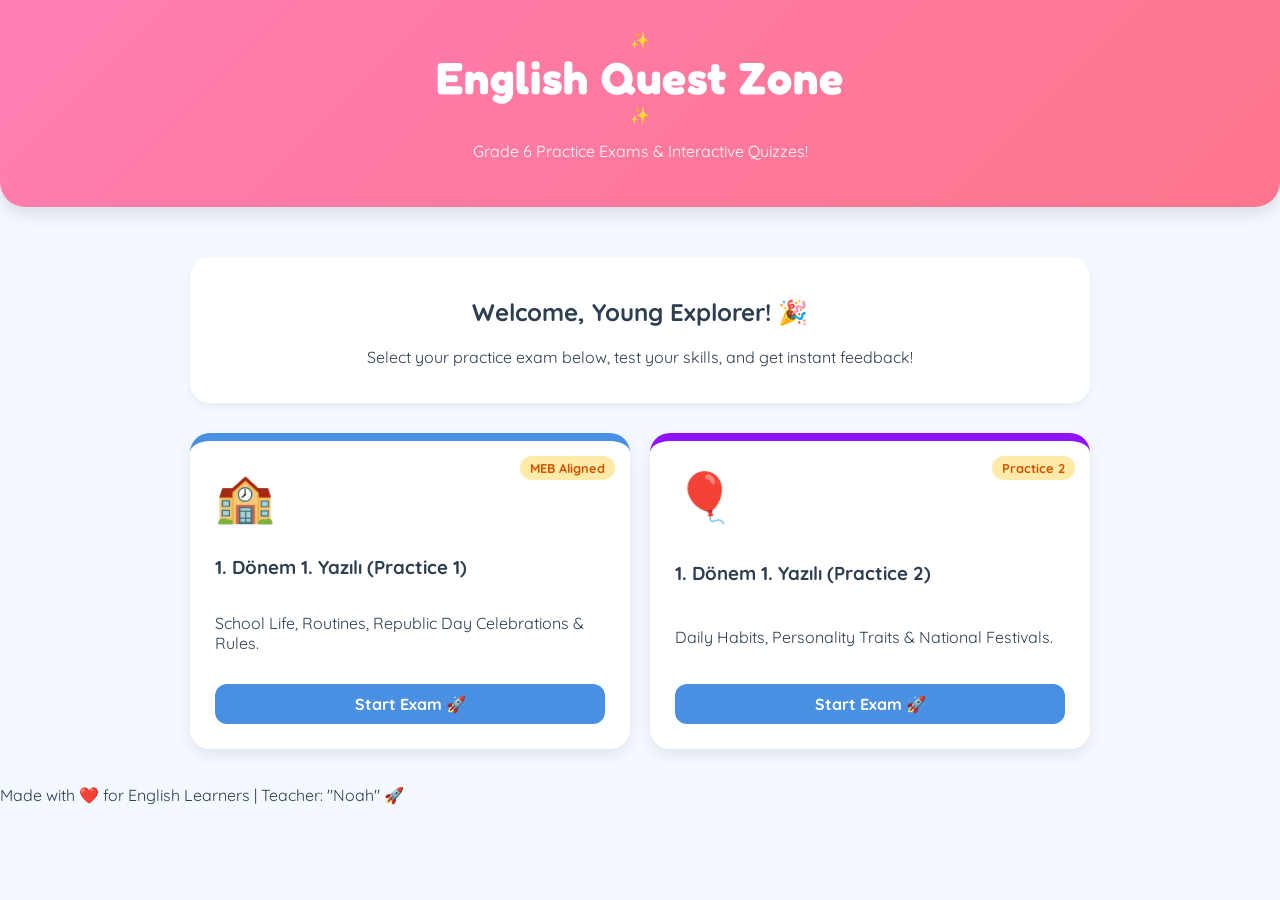
<file: index.html>
<!DOCTYPE html>
<html lang="en">
<head>
  <meta charset="UTF-8">
  <meta name="viewport" content="width=device-width, initial-scale=1.0">
  <title>🌟 Fun English Practice Zone 🌟</title>
  <link rel="stylesheet" href="CSS/core.css">
  <link href="https://fonts.googleapis.com/css2?family=Fredoka+One&family=Quicksand:wght@500;700&display=swap" rel="stylesheet">
</head>
<body class="index-page">
  <header class="main-header">
    <div class="logo-container">
      <span class="star-icon">✨</span>
      <h1>English Quest Zone</h1>
      <span class="star-icon">✨</span>
    </div>
    <p class="subtitle">Grade 6 Practice Exams & Interactive Quizzes!</p>
  </header>

  <main class="container">
    <section class="welcome-card">
      <h2>Welcome, Young Explorer! 🎉</h2>
      <p>Select your practice exam below, test your skills, and get instant feedback!</p>
    </section>

    <div class="exam-grid">
      <a href="Pages/exam1.html" class="exam-card card-blue">
        <div class="badge">MEB Aligned</div>
        <div class="card-icon">🏫</div>
        <h3>1. Dönem 1. Yazılı (Practice 1)</h3>
        <p>School Life, Routines, Republic Day Celebrations & Rules.</p>
        <span class="btn-start">Start Exam 🚀</span>
      </a>

      <a href="Pages/exam2.html" class="exam-card card-purple">
        <div class="badge">Practice 2</div>
        <div class="card-icon">🎈</div>
        <h3>1. Dönem 1. Yazılı (Practice 2)</h3>
        <p>Daily Habits, Personality Traits & National Festivals.</p>
        <span class="btn-start">Start Exam 🚀</span>
      </a>
    </div>
  </main>

  <footer>
    <p>Made with ❤️ for English Learners | Teacher: "Noah" 🚀</p>
  </footer>
</body>
</html>
</file>
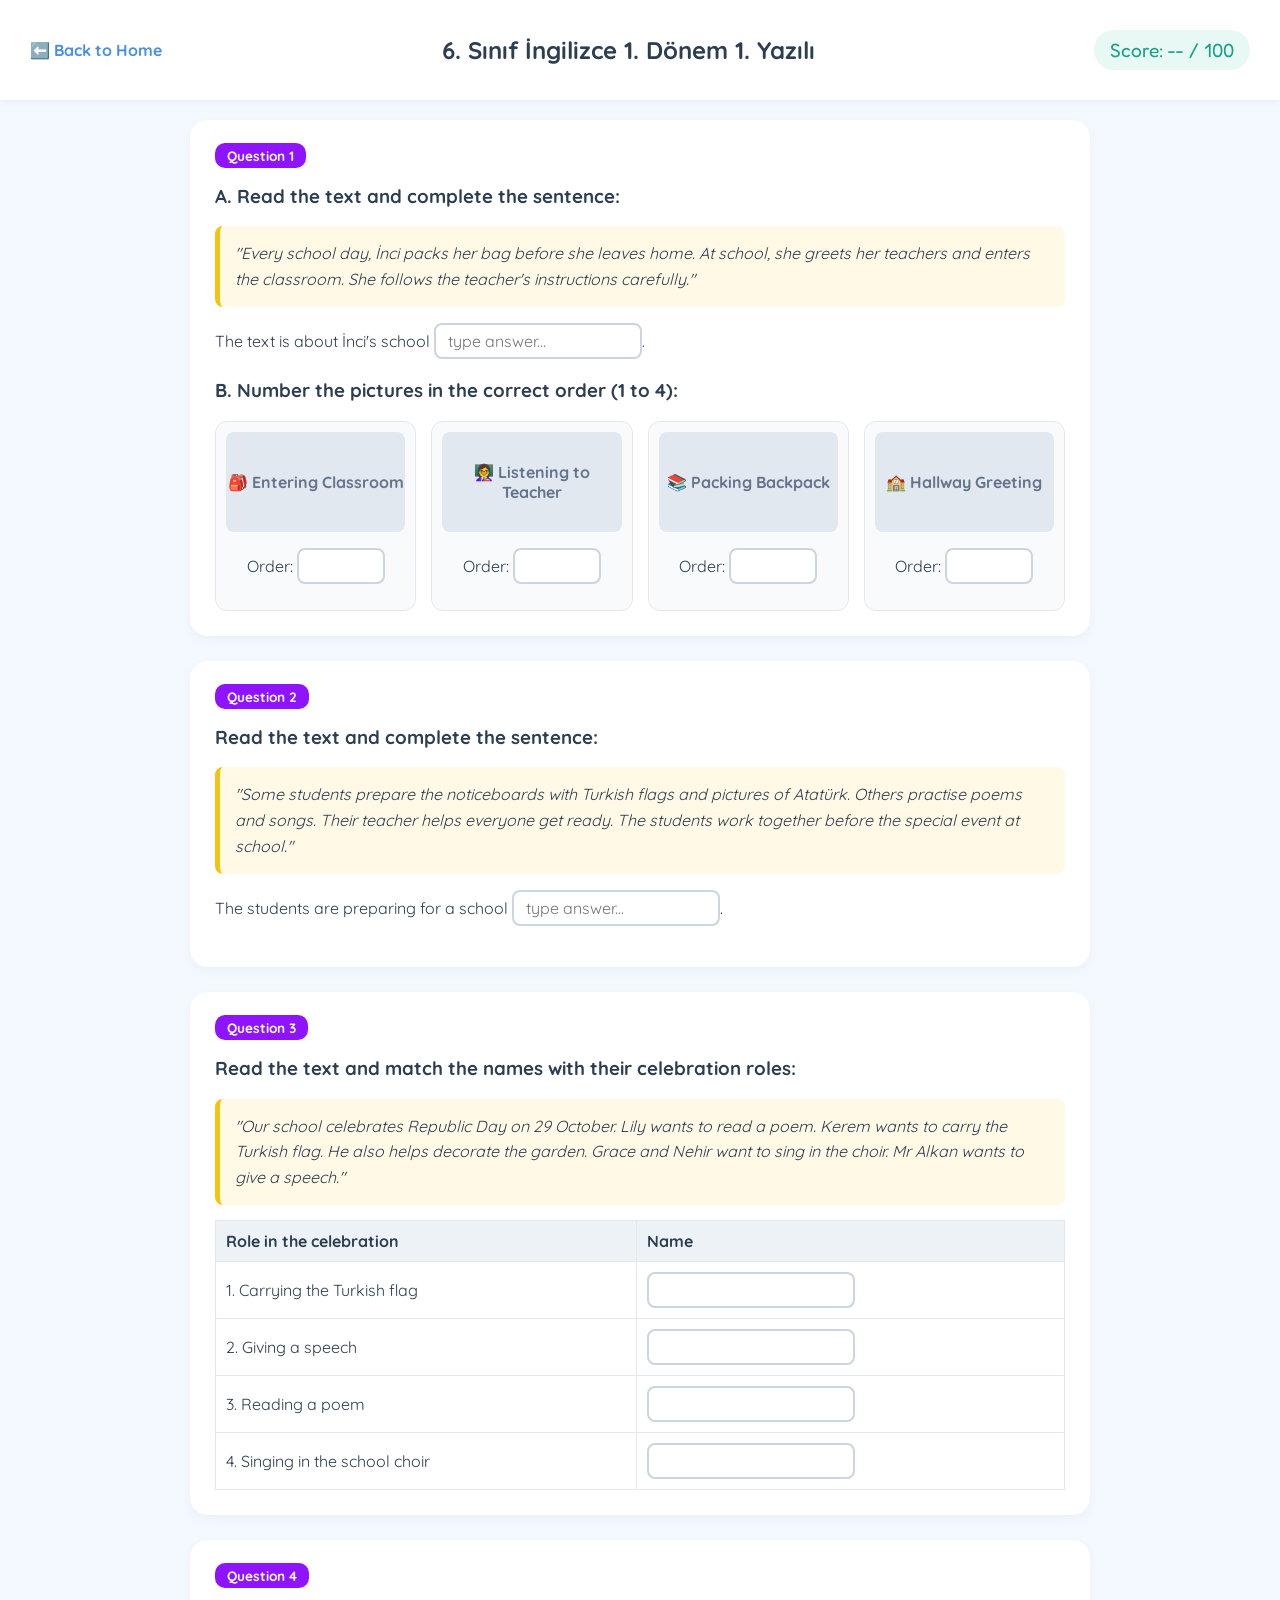
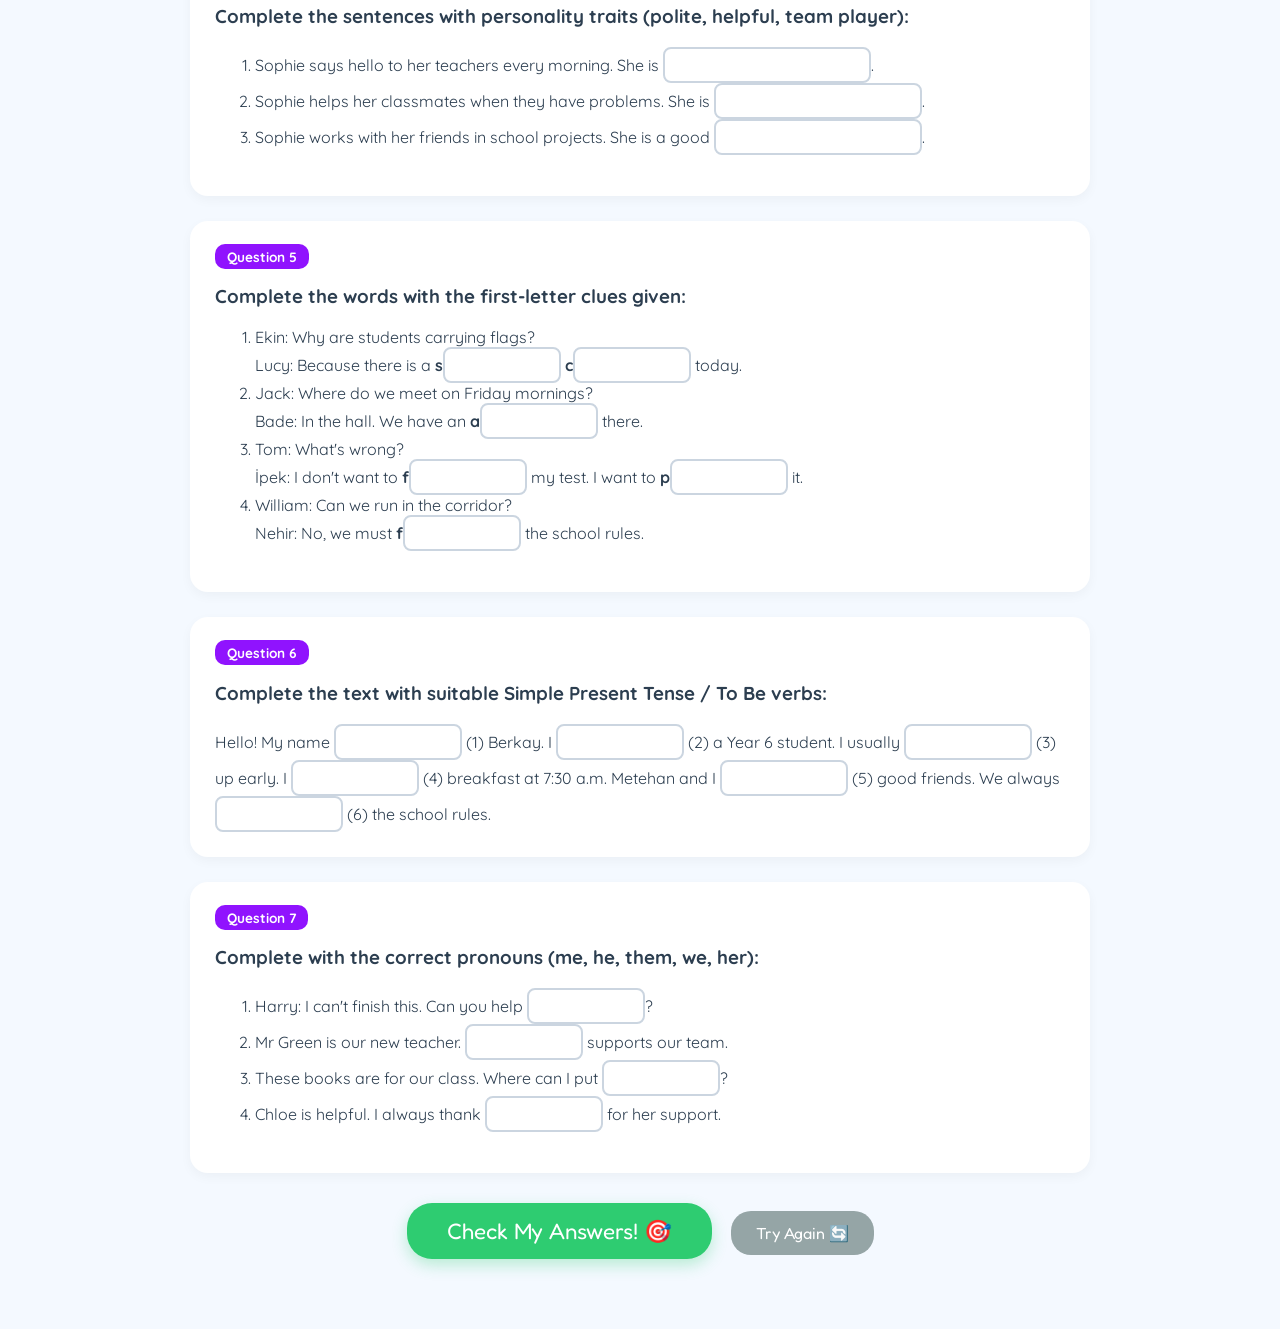
<file: Pages/exam1.html>
<!DOCTYPE html>
<html lang="en">
<head>
  <meta charset="UTF-8">
  <meta name="viewport" content="width=device-width, initial-scale=1.0">
  <title>6. Sınıf İngilizce - 1. Dönem 1. Yazılı (Exam 1)</title>
  <link rel="stylesheet" href="../CSS/core.css">
  <link href="https://fonts.googleapis.com/css2?family=Fredoka+One&family=Quicksand:wght@500;700&display=swap" rel="stylesheet">
</head>
<body class="exam-page" data-exam="exam1">

  <nav class="top-nav">
    <a href="../index.html" class="back-btn">⬅️ Back to Home</a>
    <h2>6. Sınıf İngilizce 1. Dönem 1. Yazılı</h2>
    <div class="score-badge" id="score-display">Score: -- / 100</div>
  </nav>

  <main class="container">

    <!-- Section 1 -->
    <section class="question-block" id="q1">
      <span class="q-number">Question 1</span>
      <h3>A. Read the text and complete the sentence:</h3>
      <div class="reading-box">
        "Every school day, İnci packs her bag before she leaves home. At school, she greets her teachers and enters the classroom. She follows the teacher's instructions carefully."
      </div>
      <p class="question-text">The text is about İnci's school <input type="text" data-key="q1_a" class="fill-input" placeholder="type answer...">.</p>

      <h3>B. Number the pictures in the correct order (1 to 4):</h3>
      <div class="image-grid-4">
        <div class="img-card">
          <div class="placeholder-image">🎒 Entering Classroom</div>
          <p>Order: <input type="number" min="1" max="4" data-key="q1_b_img1" class="num-input"></p>
        </div>
        <div class="img-card">
          <div class="placeholder-image">👩‍🏫 Listening to Teacher</div>
          <p>Order: <input type="number" min="1" max="4" data-key="q1_b_img2" class="num-input"></p>
        </div>
        <div class="img-card">
          <div class="placeholder-image">📚 Packing Backpack</div>
          <p>Order: <input type="number" min="1" max="4" data-key="q1_b_img3" class="num-input"></p>
        </div>
        <div class="img-card">
          <div class="placeholder-image">🏫 Hallway Greeting</div>
          <p>Order: <input type="number" min="1" max="4" data-key="q1_b_img4" class="num-input"></p>
        </div>
      </div>
    </section>

    <!-- Section 2 -->
    <section class="question-block" id="q2">
      <span class="q-number">Question 2</span>
      <h3>Read the text and complete the sentence:</h3>
      <div class="reading-box">
        "Some students prepare the noticeboards with Turkish flags and pictures of Atatürk. Others practise poems and songs. Their teacher helps everyone get ready. The students work together before the special event at school."
      </div>
      <p class="question-text">The students are preparing for a school <input type="text" data-key="q2" class="fill-input" placeholder="type answer...">.</p>
    </section>

    <!-- Section 3 -->
    <section class="question-block" id="q3">
      <span class="q-number">Question 3</span>
      <h3>Read the text and match the names with their celebration roles:</h3>
      <div class="reading-box">
        "Our school celebrates Republic Day on 29 October. Lily wants to read a poem. Kerem wants to carry the Turkish flag. He also helps decorate the garden. Grace and Nehir want to sing in the choir. Mr Alkan wants to give a speech."
      </div>
      <table class="quiz-table">
        <thead>
          <tr>
            <th>Role in the celebration</th>
            <th>Name</th>
          </tr>
        </thead>
        <tbody>
          <tr>
            <td>1. Carrying the Turkish flag</td>
            <td><input type="text" data-key="q3_1" class="fill-input"></td>
          </tr>
          <tr>
            <td>2. Giving a speech</td>
            <td><input type="text" data-key="q3_2" class="fill-input"></td>
          </tr>
          <tr>
            <td>3. Reading a poem</td>
            <td><input type="text" data-key="q3_3" class="fill-input"></td>
          </tr>
          <tr>
            <td>4. Singing in the school choir</td>
            <td><input type="text" data-key="q3_4" class="fill-input"></td>
          </tr>
        </tbody>
      </table>
    </section>

    <!-- Section 4 -->
    <section class="question-block" id="q4">
      <span class="q-number">Question 4</span>
      <h3>Complete the sentences with personality traits (polite, helpful, team player):</h3>
      <ol class="q-list">
        <li>Sophie says hello to her teachers every morning. She is <input type="text" data-key="q4_1" class="fill-input">.</li>
        <li>Sophie helps her classmates when they have problems. She is <input type="text" data-key="q4_2" class="fill-input">.</li>
        <li>Sophie works with her friends in school projects. She is a good <input type="text" data-key="q4_3" class="fill-input">.</li>
      </ol>
    </section>

    <!-- Section 5 -->
    <section class="question-block" id="q5">
      <span class="q-number">Question 5</span>
      <h3>Complete the words with the first-letter clues given:</h3>
      <ol class="q-list">
        <li>Ekin: Why are students carrying flags?<br>Lucy: Because there is a <strong>s<input type="text" data-key="q5_1" class="small-fill"> c<input type="text" data-key="q5_1_2" class="small-fill"></strong> today.</li>
        <li>Jack: Where do we meet on Friday mornings?<br>Bade: In the hall. We have an <strong>a<input type="text" data-key="q5_2" class="small-fill"></strong> there.</li>
        <li>Tom: What's wrong?<br>İpek: I don't want to <strong>f<input type="text" data-key="q5_3" class="small-fill"></strong> my test. I want to <strong>p<input type="text" data-key="q5_4" class="small-fill"></strong> it.</li>
        <li>William: Can we run in the corridor?<br>Nehir: No, we must <strong>f<input type="text" data-key="q5_5" class="small-fill"></strong> the school rules.</li>
      </ol>
    </section>

    <!-- Section 6 -->
    <section class="question-block" id="q6">
      <span class="q-number">Question 6</span>
      <h3>Complete the text with suitable Simple Present Tense / To Be verbs:</h3>
      <div class="fill-text-box">
        Hello! My name <input type="text" data-key="q6_1" class="inline-fill"> (1) Berkay. I <input type="text" data-key="q6_2" class="inline-fill"> (2) a Year 6 student. I usually <input type="text" data-key="q6_3" class="inline-fill"> (3) up early. I <input type="text" data-key="q6_4" class="inline-fill"> (4) breakfast at 7:30 a.m. Metehan and I <input type="text" data-key="q6_5" class="inline-fill"> (5) good friends. We always <input type="text" data-key="q6_6" class="inline-fill"> (6) the school rules.
      </div>
    </section>

    <!-- Section 7 -->
    <section class="question-block" id="q7">
      <span class="q-number">Question 7</span>
      <h3>Complete with the correct pronouns (me, he, them, we, her):</h3>
      <ol class="q-list">
        <li>Harry: I can't finish this. Can you help <input type="text" data-key="q7_1" class="small-fill">?</li>
        <li>Mr Green is our new teacher. <input type="text" data-key="q7_2" class="small-fill"> supports our team.</li>
        <li>These books are for our class. Where can I put <input type="text" data-key="q7_3" class="small-fill">?</li>
        <li>Chloe is helpful. I always thank <input type="text" data-key="q7_4" class="small-fill"> for her support.</li>
      </ol>
    </section>

    <!-- Submit Section -->
    <div class="action-bar">
      <button id="btn-check" class="btn-submit">Check My Answers! 🎯</button>
      <button id="btn-reset" class="btn-reset">Try Again 🔄</button>
    </div>

  </main>

  <script src="../JS/core.js"></script>
</body>
</html>
</file>
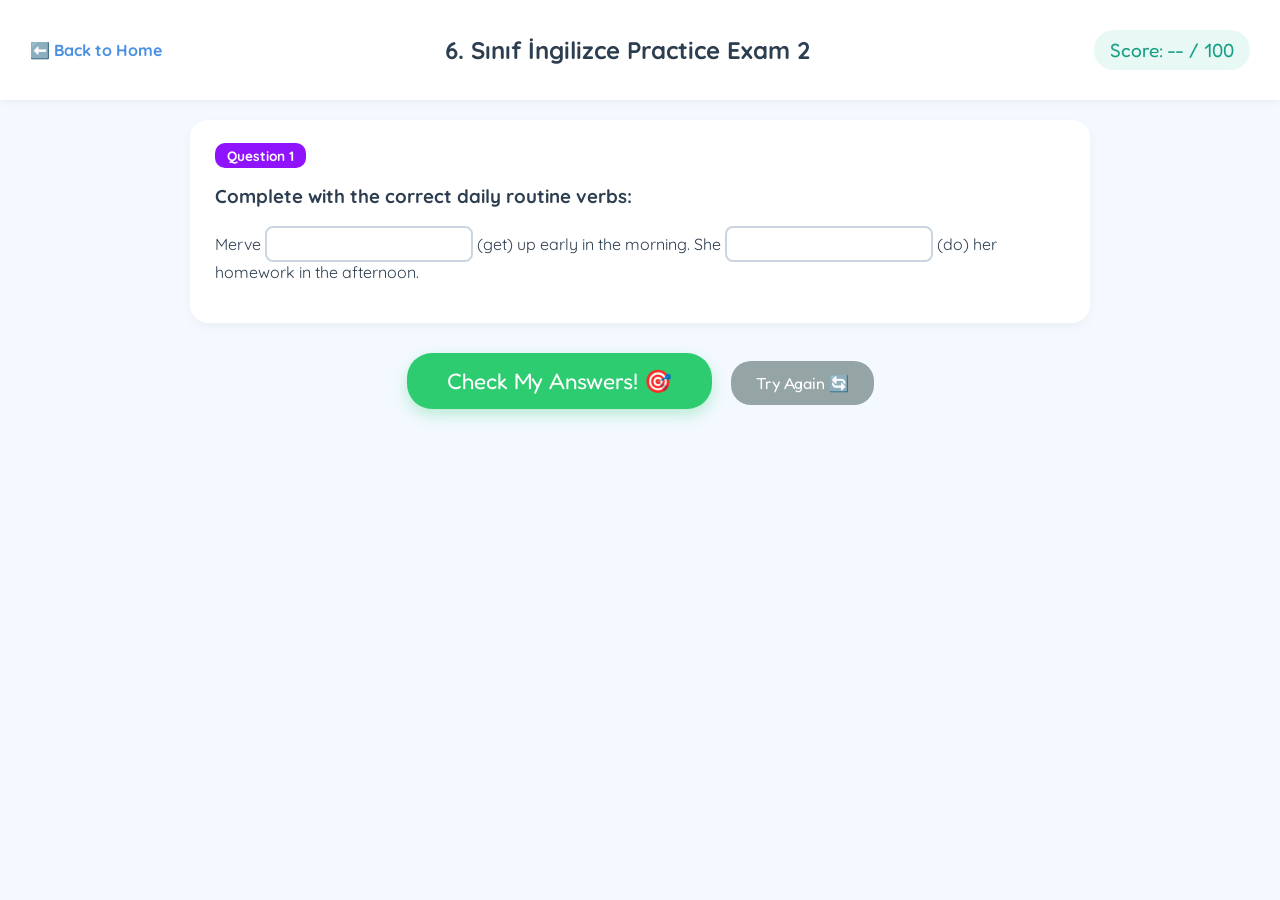
<file: Pages/exam2.html>
<!DOCTYPE html>
<html lang="en">
<head>
  <meta charset="UTF-8">
  <meta name="viewport" content="width=device-width, initial-scale=1.0">
  <title>6. Sınıf İngilizce - Practice Exam 2</title>
  <link rel="stylesheet" href="../CSS/core.css">
  <link href="https://fonts.googleapis.com/css2?family=Fredoka+One&family=Quicksand:wght@500;700&display=swap" rel="stylesheet">
</head>
<body class="exam-page" data-exam="exam2">

  <nav class="top-nav">
    <a href="../index.html" class="back-btn">⬅️ Back to Home</a>
    <h2>6. Sınıf İngilizce Practice Exam 2</h2>
    <div class="score-badge" id="score-display">Score: -- / 100</div>
  </nav>

  <main class="container">
    <section class="question-block" id="q1">
      <span class="q-number">Question 1</span>
      <h3>Complete with the correct daily routine verbs:</h3>
      <p>Merve <input type="text" data-key="q1_1" class="fill-input"> (get) up early in the morning. She <input type="text" data-key="q1_2" class="fill-input"> (do) her homework in the afternoon.</p>
    </section>

    <div class="action-bar">
      <button id="btn-check" class="btn-submit">Check My Answers! 🎯</button>
      <button id="btn-reset" class="btn-reset">Try Again 🔄</button>
    </div>
  </main>

  <script src="../JS/core.js"></script>
</body>
</html>
</file>
<file: CSS/core.css>
/* Core Vibrant Styling for Kids Exam App */

:root {
  --primary-bg: #F4F9FF;
  --card-bg: #FFFFFF;
  --accent-blue: #4A90E2;
  --accent-purple: #9013FE;
  --accent-green: #2ECC71;
  --accent-red: #E74C3C;
  --text-dark: #2C3E50;
  --font-heading: 'Fredoka One', cursive;
  --font-body: 'Quicksand', sans-serif;
}

body {
  margin: 0;
  padding: 0;
  font-family: var(--font-body);
  background-color: var(--primary-bg);
  color: var(--text-dark);
}

.container {
  max-width: 900px;
  margin: 0 auto;
  padding: 20px;
}

/* Header & Index Page */
.main-header {
  background: linear-gradient(135deg, #FF7EB3, #FF758C);
  color: white;
  text-align: center;
  padding: 30px 10px;
  border-bottom-left-radius: 25px;
  border-bottom-right-radius: 25px;
  box-shadow: 0 8px 15px rgba(0, 0, 0, 0.1);
}

.main-header h1 {
  font-family: var(--font-heading);
  font-size: 2.8rem;
  margin: 0;
  letter-spacing: 1px;
}

.welcome-card {
  background: white;
  border-radius: 20px;
  padding: 20px 30px;
  margin: 30px 0;
  text-align: center;
  box-shadow: 0 4px 10px rgba(0,0,0,0.05);
}

.exam-grid {
  display: grid;
  grid-template-columns: repeat(auto-fit, minmax(280px, 1fr));
  gap: 20px;
}

.exam-card {
  background: white;
  border-radius: 20px;
  padding: 25px;
  text-decoration: none;
  color: var(--text-dark);
  box-shadow: 0 6px 15px rgba(0,0,0,0.08);
  transition: transform 0.2s ease, box-shadow 0.2s ease;
  position: relative;
  display: flex;
  flex-direction: column;
  justify-content: space-between;
}

.exam-card:hover {
  transform: translateY(-5px);
  box-shadow: 0 12px 20px rgba(0,0,0,0.12);
}

.card-blue { border-top: 8px solid var(--accent-blue); }
.card-purple { border-top: 8px solid var(--accent-purple); }

.card-icon {
  font-size: 3rem;
  margin-bottom: 10px;
}

.badge {
  position: absolute;
  top: 15px;
  right: 15px;
  background: #FFEAA7;
  color: #D35400;
  padding: 4px 10px;
  border-radius: 12px;
  font-weight: bold;
  font-size: 0.8rem;
}

.btn-start {
  display: inline-block;
  margin-top: 15px;
  padding: 10px 20px;
  background: var(--accent-blue);
  color: white;
  border-radius: 12px;
  font-weight: bold;
  text-align: center;
}

/* Exam Page Styles */
.top-nav {
  background: white;
  padding: 15px 30px;
  display: flex;
  justify-content: space-between;
  align-items: center;
  box-shadow: 0 2px 8px rgba(0,0,0,0.05);
}

.back-btn {
  text-decoration: none;
  font-weight: bold;
  color: var(--accent-blue);
}

.score-badge {
  background: #E8F8F5;
  color: #16A085;
  padding: 8px 16px;
  border-radius: 20px;
  font-family: var(--font-heading);
  font-size: 1.2rem;
}

.question-block {
  background: white;
  border-radius: 18px;
  padding: 25px;
  margin-bottom: 25px;
  box-shadow: 0 4px 12px rgba(0,0,0,0.04);
  position: relative;
}

.q-number {
  background: var(--accent-purple);
  color: white;
  padding: 4px 12px;
  border-radius: 10px;
  font-weight: bold;
  font-size: 0.85rem;
}

.reading-box {
  background: #FFF9E6;
  border-left: 5px solid #F1C40F;
  padding: 15px;
  border-radius: 8px;
  margin: 15px 0;
  font-style: italic;
  line-height: 1.6;
}

/* Inputs & Auto-checking styles */
input[type="text"], input[type="number"] {
  font-family: var(--font-body);
  font-size: 1rem;
  padding: 6px 12px;
  border: 2px solid #CBD5E0;
  border-radius: 8px;
  outline: none;
  transition: all 0.2s ease;
}

.fill-input { width: 180px; }
.small-fill { width: 90px; }
.inline-fill { width: 100px; display: inline-block; }
.num-input { width: 60px; text-align: center; }

/* Correct / Wrong Highlight Classes applied by JS */
input.correct {
  border-color: var(--accent-green) !important;
  background-color: #E8F8F5 !important;
  color: #1E8449 !important;
  font-weight: bold;
}

input.wrong {
  border-color: var(--accent-red) !important;
  background-color: #FDEDEC !important;
  color: #C0392B !important;
  font-weight: bold;
}

/* Action Bar */
.action-bar {
  text-align: center;
  margin: 30px 0 50px;
}

.btn-submit {
  background: var(--accent-green);
  color: white;
  font-family: var(--font-heading);
  font-size: 1.4rem;
  border: none;
  padding: 14px 40px;
  border-radius: 25px;
  cursor: pointer;
  box-shadow: 0 6px 15px rgba(46, 204, 113, 0.3);
  transition: transform 0.2s ease;
}

.btn-submit:hover {
  transform: scale(1.05);
}

.btn-reset {
  background: #95A5A6;
  color: white;
  font-family: var(--font-heading);
  font-size: 1rem;
  border: none;
  padding: 12px 25px;
  border-radius: 20px;
  cursor: pointer;
  margin-left: 15px;
}

/* Image Grid Placeholder */
.image-grid-4 {
  display: grid;
  grid-template-columns: repeat(auto-fit, minmax(180px, 1fr));
  gap: 15px;
  margin-top: 15px;
}

.img-card {
  background: #F8FAFC;
  border: 1px solid #E2E8F0;
  border-radius: 12px;
  padding: 10px;
  text-align: center;
}

.placeholder-image {
  background: #E2E8F0;
  height: 100px;
  border-radius: 8px;
  display: flex;
  align-items: center;
  justify-content: center;
  font-weight: bold;
  color: #64748B;
  margin-bottom: 8px;
}

.quiz-table {
  width: 100%;
  border-collapse: collapse;
  margin-top: 15px;
}

.quiz-table th, .quiz-table td {
  border: 1px solid #E2E8F0;
  padding: 10px;
  text-align: left;
}

.quiz-table th {
  background: #EDF2F7;
}
</file>
